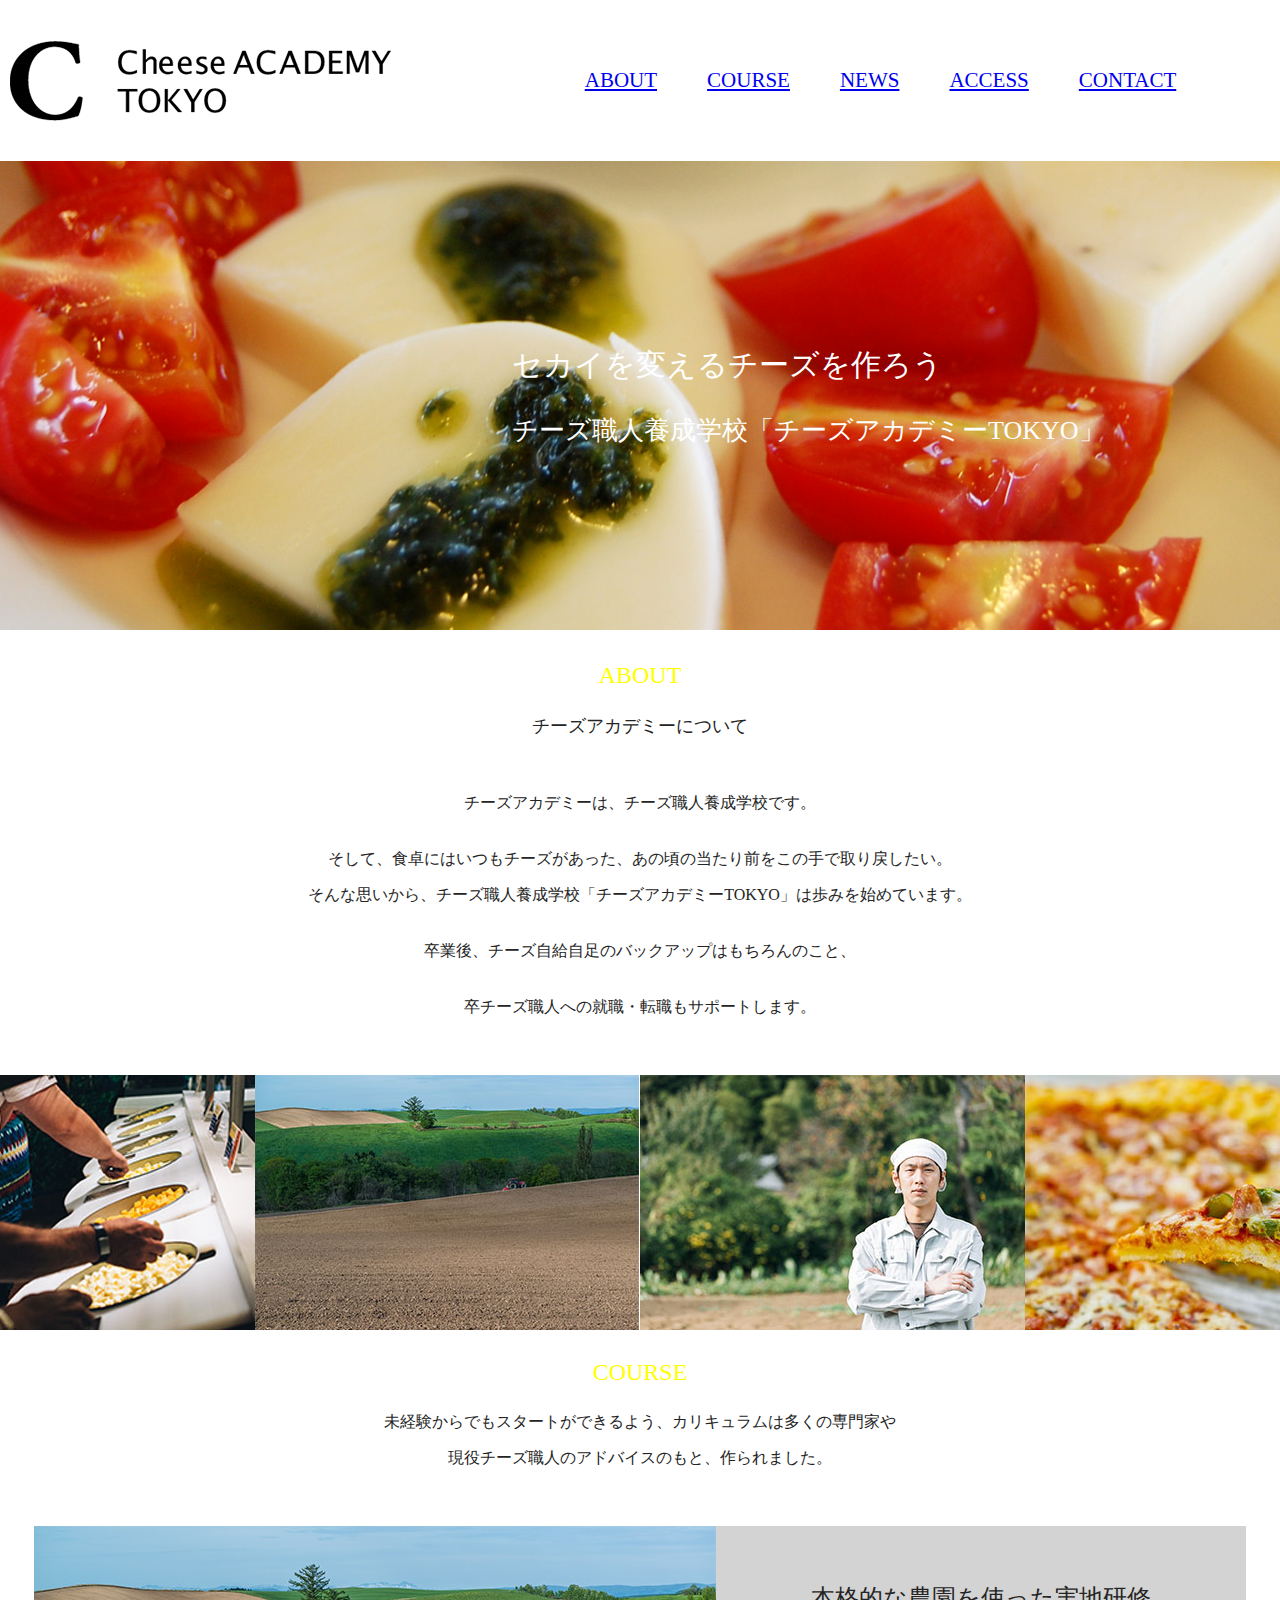
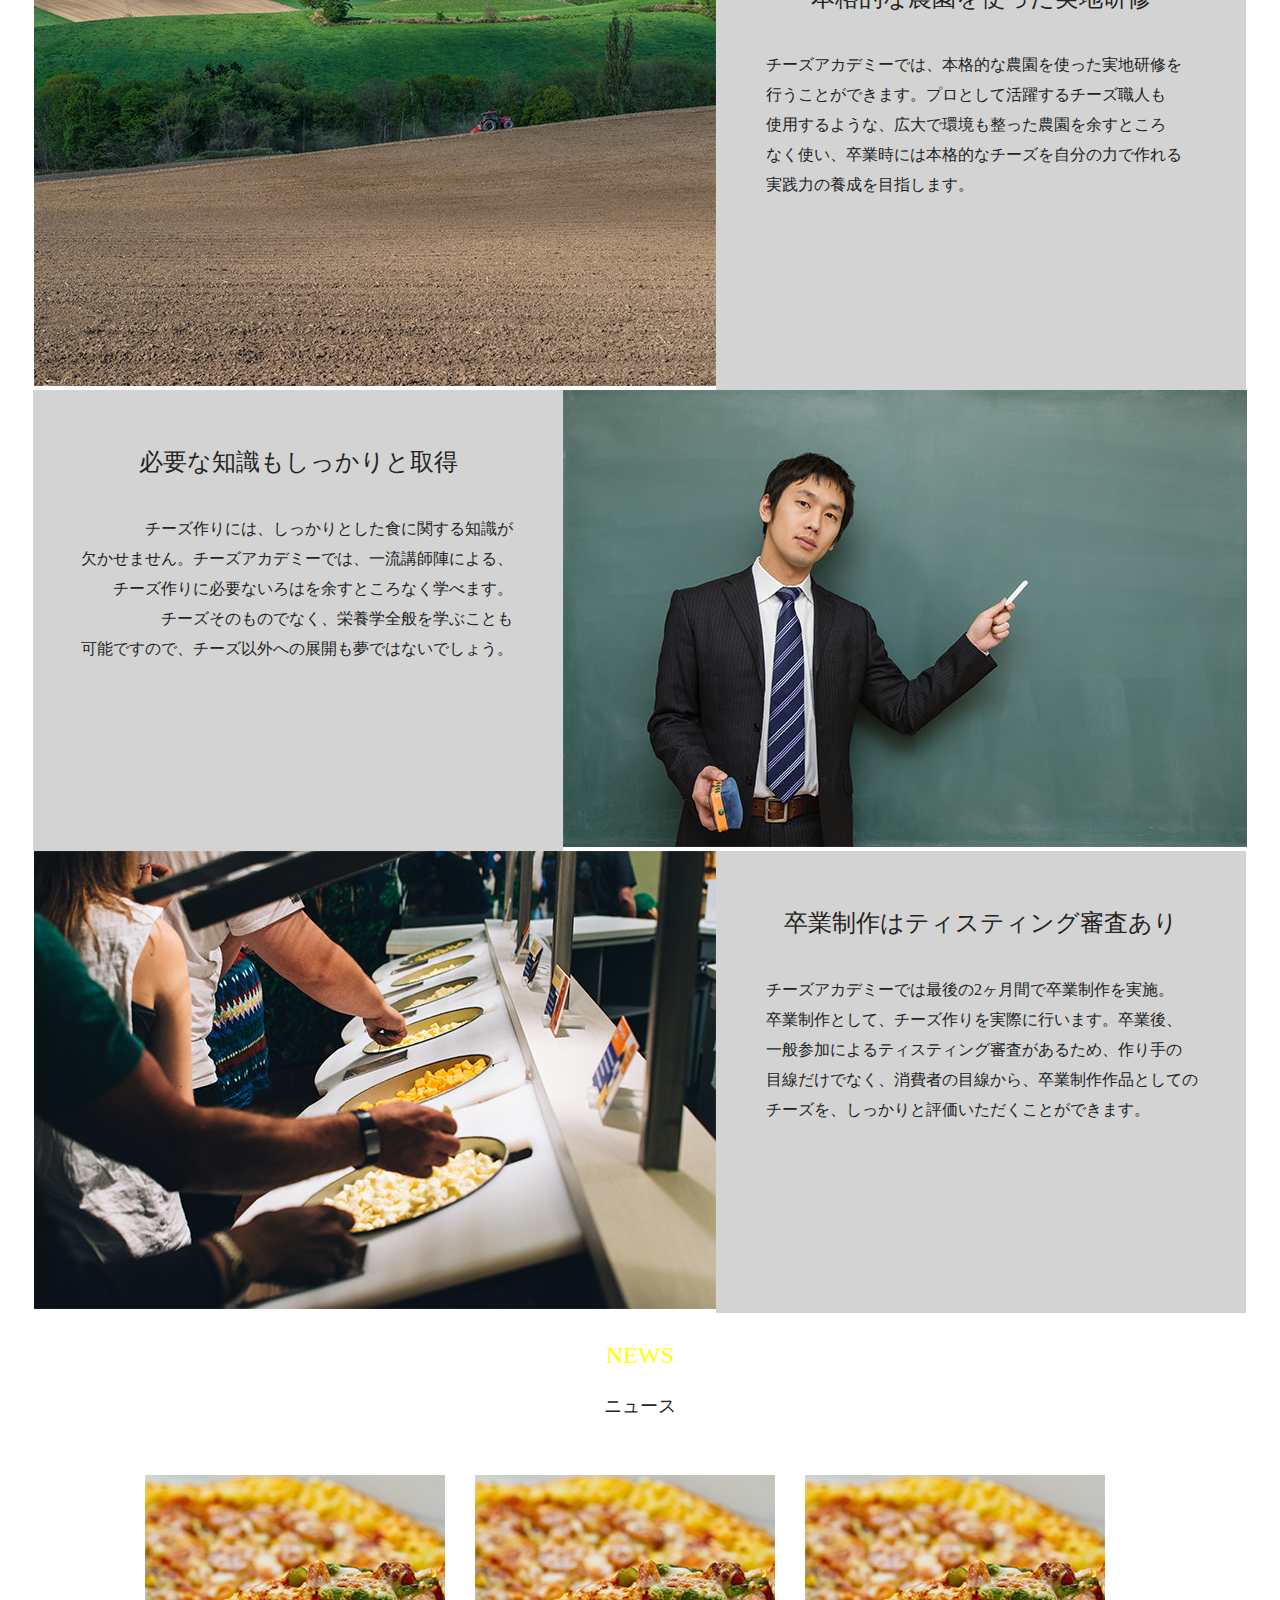
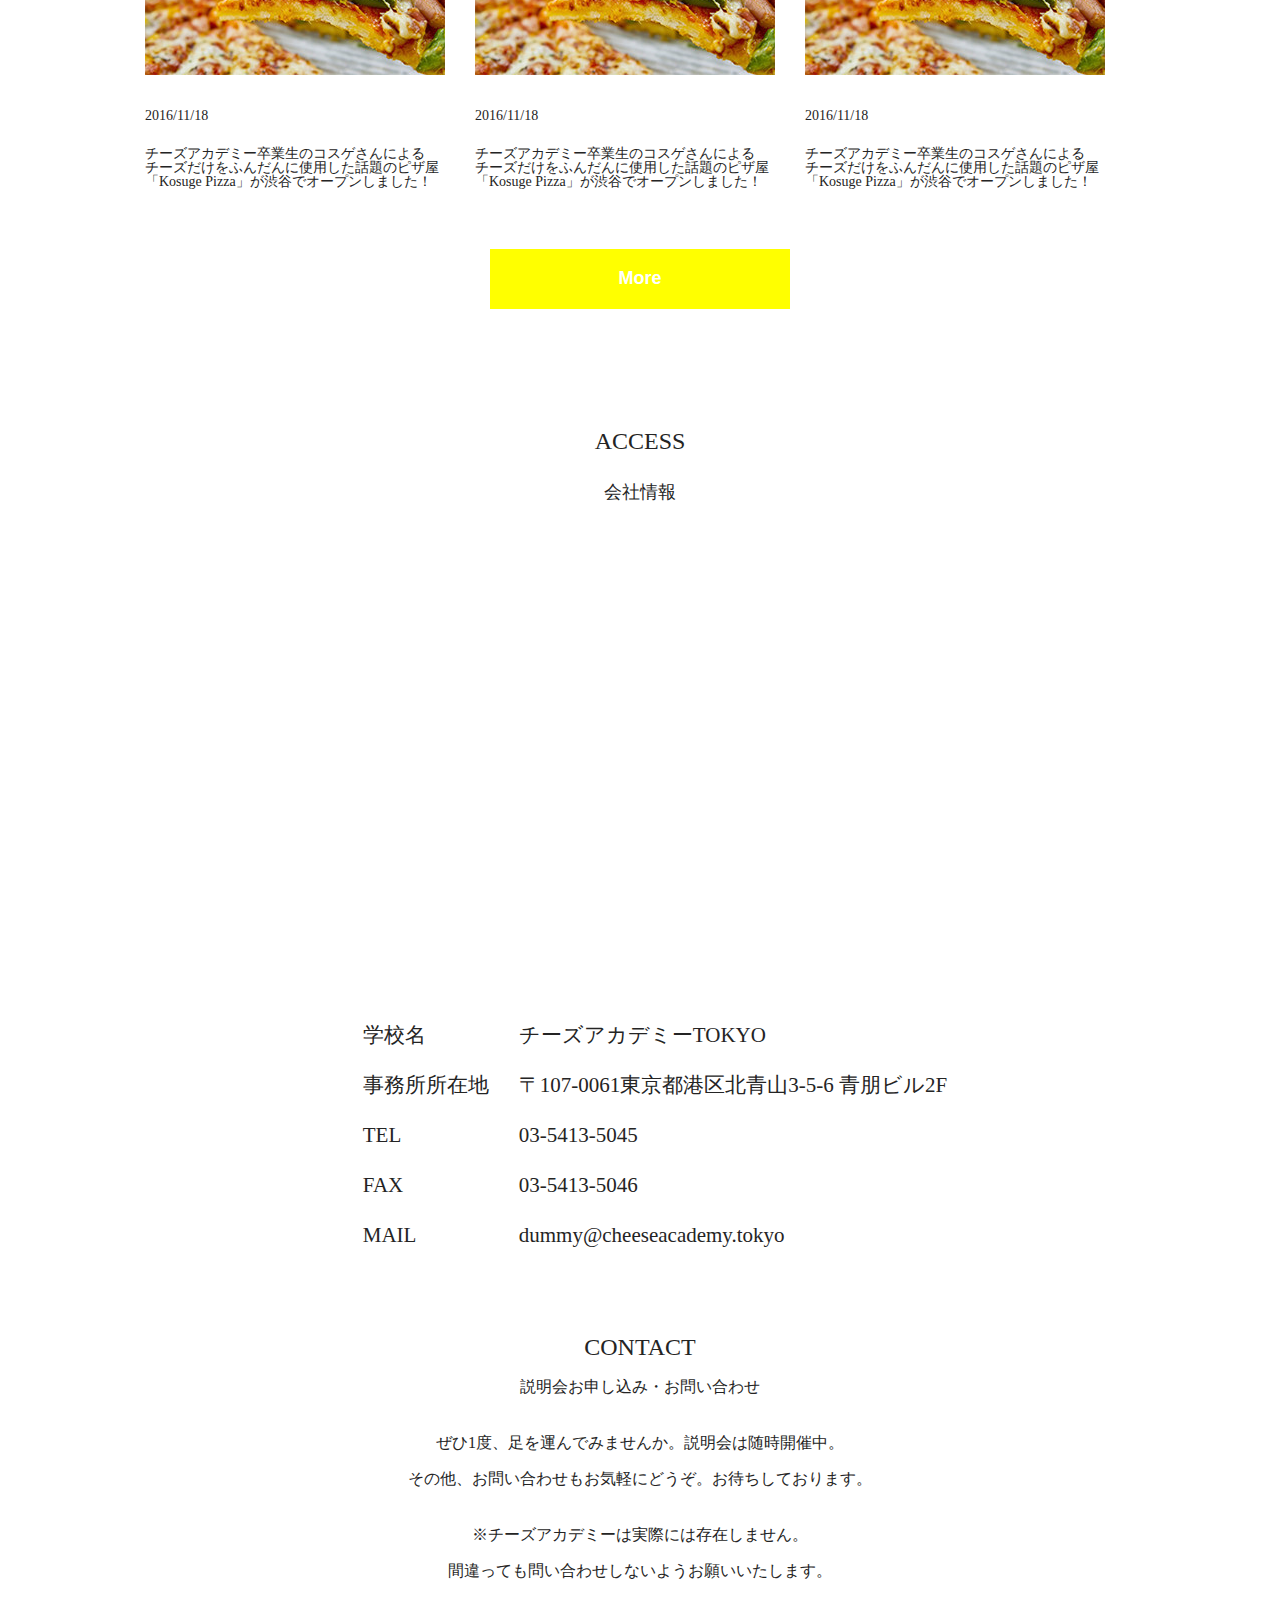
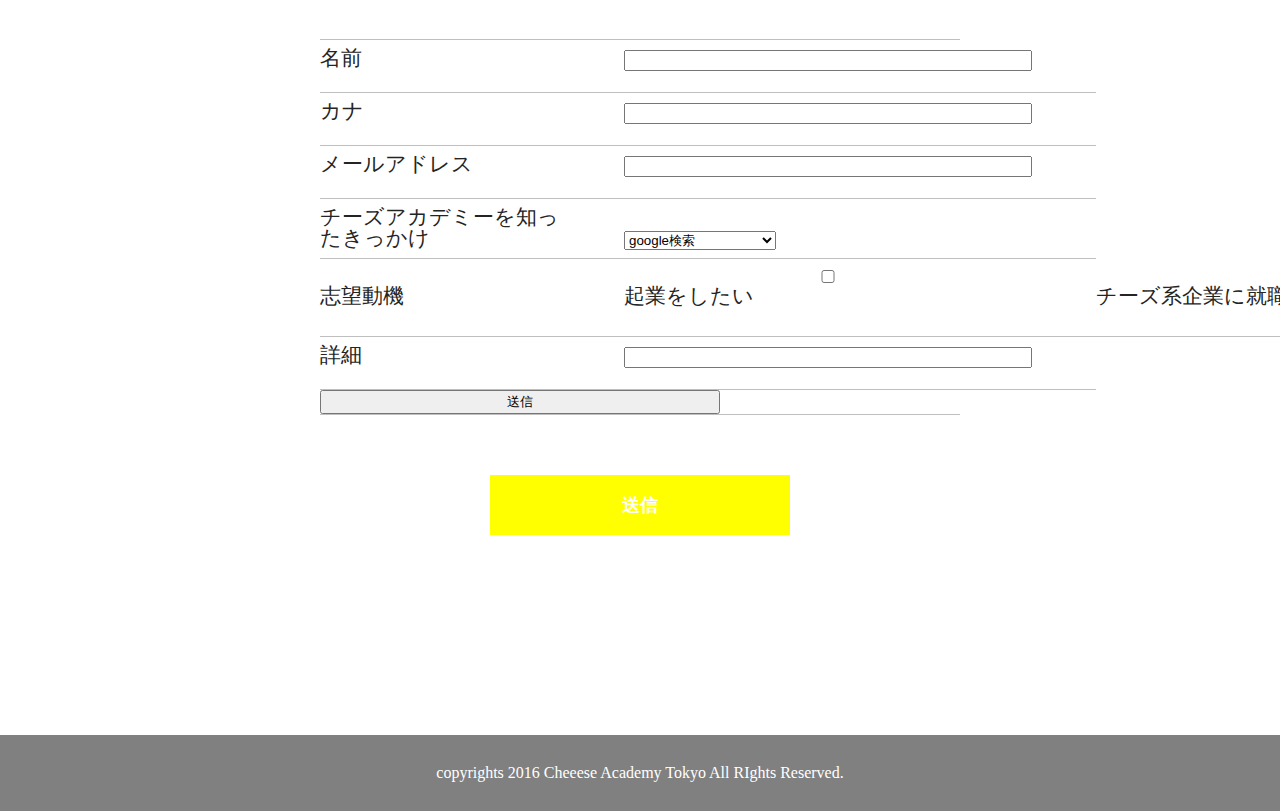
<file: html_name_00/index.html>
<!DOCTYPE html>
<html lang="ja">
<!-- 最初の設定は終わっています　必要な方は触ってください -->

<head>
  <meta charset="UTF-8">
  <meta name="viewport" content="width=device-width, initial-scale=1.0">
  <meta http-equiv="X-UA-Compatible" content="ie=edge">
  <title>チーズアカデミー</title>
  <link rel="stylesheet" href="css/reset.css">
  <link rel="stylesheet" href="css/style.css">
</head>
<!-- 最初の設定は終わっています　必要な方は触ってください -->

<body>
  <!-- この中に記述していく -->
  <!-- ここから下にコードを書く -->
    <header>
      <!-- <div class="img1"> -->
      <div class="headerimg"><img src="./img/header_logo.png" alt=""></div>
      <!-- </div >   -->
      <nav>
        <div class=pagelink><a href="#ABOUT">ABOUT</a> </div>
        <div class=pagelink><a href="#COURSE">COURSE</a></div> 
        <div class=pagelink><a href="#NEWS">NEWS</a> </div>
        <div class=pagelink><a href="#ACCESS">ACCESS</a> </div>
        <div class=pagelink><a href="#CONTACT">CONTACT</a></div>
      </nav>
    </header>

    <main>
      <!-- <section> -->
        <div class="topimg">
          <div class="topmessage1">セカイを変えるチーズを作ろう</div> 
          <div class="topmessage2"> チーズ職人養成学校「チーズアカデミーTOKYO」</div>
          <div class="img1">
            <img src="./img/mainbg.png" alt="">
          </div>
        </div>  
      <!-- </section> -->

      <section id="ABOUT">
        <div class="cards">
            <h1 class="yellowtitle">
              ABOUT
            </h1>
            <h2 class="japantitle">
              チーズアカデミーについて
            </h2>
        </div>
        <div class="cards">       
            <div>
              <h3 class="sentence1" >チーズアカデミーは、チーズ職人養成学校です。</h3>
            </div>
            <div>
              <h3 class="sentence2" >そして、食卓にはいつもチーズがあった、あの頃の当たり前をこの手で取り戻したい。</h3>
            </div>
            <div>
              <h3 class="sentence3" >そんな思いから、チーズ職人養成学校「チーズアカデミーTOKYO」は歩みを始めています。</h3>
            </div>
            <div>
              <h3 class="sentence4" >卒業後、チーズ自給自足のバックアップはもちろんのこと、</h3>
            </div>
            <div>
              <h3 class="sentence5" >卒チーズ職人への就職・転職もサポートします。</h3>
            </div>
        </div>

        <div class="slides">
          <!-- スライドショー機能を付ける -->
          <img src="./img/about_01.jpg" alt="">
          <img src="./img/about_02.jpg" alt="">
          <img src="./img/about_03.jpg" alt="">
          <img src="./img/about_04.jpg" alt="">

        </div>
      </div>

      <section id="COURSE">
        <div class="cards">
          <!-- 横全幅のメッセージ -->
          <div class="card-content">
            <div>
            <h1 class="yellowtitle">
              COURSE
            </h1>
         </div>
         <div class="card-content">
          <div>
              <h2 class="sentence6">
                未経験からでもスタートができるよう、カリキュラムは多くの専門家や
              </h2>
            </div>

              <h2 class="sentence7">
                現役チーズ職人のアドバイスのもと、作られました。
              </h2>
         
          </div>

          <!-- ブロック一つ目 -->
          <section class="twoarea">
            <div class="imgleft">
              <img src="./img/course_01.jpg" alt="">
            </div>
            <div class="container">
                <div class="titlebox"> 
                  <h1 class="entitle">
                  本格的な農園を使った実地研修
                  </h1>
                </div>
                <div class="boxcontent"> 
                    <h2>
                      <p>チーズアカデミーでは、本格的な農園を使った実地研修を</p>
                      <p>行うことができます。プロとして活躍するチーズ職人も</p>
                      <p>使用するような、広大で環境も整った農園を余すところ</p>
                      <p>なく使い、卒業時には本格的なチーズを自分の力で作れる</p>
                      <p>実践力の養成を目指します。</p>
                    </h2>
                </div>
            </div>
     
           </section>
          <!-- ブロック2つ目 -->
          <section class="twoarea">
            <div class="container2">
              <div class="entitle">              
                <h1>
                必要な知識もしっかりと取得
                </h1>
              </div>
              <div class="boxcontent2"> 
                <h2>
                  <p>チーズ作りには、しっかりとした食に関する知識が</p>
                  <p>欠かせません。チーズアカデミーでは、一流講師陣による、</p>
                  <p>チーズ作りに必要ないろはを余すところなく学べます。</p>
                  <p>チーズそのものでなく、栄養学全般を学ぶことも</p>
                  <p>可能ですので、チーズ以外への展開も夢ではないでしょう。</p>
                </h2>
              </div>

            </div>
            <figure class="imgleft">
              <img src="./img/course_02.jpg" alt="">
            </figure>  
          </div>
        </section>

          <!-- ブロック3つ目 -->
        <section class="twoarea">
          <figure class="imgleft">
            <img src="./img/course_03.jpg" alt="">
          </figure>  
          
          <div class="container">
            <div class="entitle">      
              <h1>
                卒業制作はティスティング審査あり
              </h1>
           </div>
           <div class="boxcontent"> 
              <h2>
                <p>チーズアカデミーでは最後の2ヶ月間で卒業制作を実施。</p>
                <p>卒業制作として、チーズ作りを実際に行います。卒業後、</p>
                <p>一般参加によるティスティング審査があるため、作り手の</p>
                <p>目線だけでなく、消費者の目線から、卒業制作作品としての</p>
                <p>チーズを、しっかりと評価いただくことができます。</p>
              </h2>
            </div>
          </div>


          </div>
        </section>

    <section  id="NEWS">
      <div>
        <h1  class="yellowtitle">
          NEWS
        </h1>
        <h2 class="japantitle">
          ニュース
        </h2>
        </div>
      <div>
        <div class="newsbox">

          <div class="newsbox1">
            <div class="newsimg">
              <img src="./img/news_img.jpg" alt="">
            </div>
            <div class="newscont">
              <h2>
                <p class="newsdate">2016/11/18</p> 
              </h2> 
              <h3>
                <p>チーズアカデミー卒業生のコスゲさんによる</p>
                <p>チーズだけをふんだんに使用した話題のピザ屋 </p>
                <p>「Kosuge Pizza」が渋谷でオープンしました！</p>
              </h3>
            </div>
          </div>

          <div class="newsbox1">
            <div class="newsimg">
              <img src="./img/news_img.jpg" alt="">
            </div>
            <div class="newscont">
              <h2>
                <p class="newsdate">2016/11/18</p> 
              </h2> 
              <h3>
                <p>チーズアカデミー卒業生のコスゲさんによる</p>
                <p>チーズだけをふんだんに使用した話題のピザ屋 </p>
                <p>「Kosuge Pizza」が渋谷でオープンしました！</p>
              </h3>
            </div>
          </div>

          <div class="newsbox1">
            <div class="newsimg">
              <img src="./img/news_img.jpg" alt="">
            </div>
            <div class="newscont">
              <h2>
                <p class="newsdate">2016/11/18</p> 
              </h2> 
              <h3>
                <p>チーズアカデミー卒業生のコスゲさんによる</p>
                <p>チーズだけをふんだんに使用した話題のピザ屋 </p>
                <p>「Kosuge Pizza」が渋谷でオープンしました！</p>
              </h3>
            </div>
          </div>
        </div>

      </section>
      <div class="btn">
      <button>
        More
      </button>
      </div>

      <section id="ACCESS">
        <div>
          <h1 class="entitle">
            ACCESS
          </h1>
          <div class="info">
          <h2 class="japantitle">
            会社情報
          </h2>
          </div>

          <!-- Mapを挿入 -->
          <iframe src="https://www.google.com/maps/embed?pb=!1m18!1m12!1m3!1d3241.3923459346047!2d139.71127647629098!3d35.667340130736115!2m3!1f0!2f0!3f0!3m2!1i1024!2i768!4f13.1!3m3!1m2!1s0x60188c9faa24a54b%3A0x58ba5c5f643c5f28!2sPORTAL%20POINT%20AOYAMA!5e0!3m2!1sja!2sru!4v1684692011156!5m2!1sja!2sru" width="100%" height="400" style="border:0;" allowfullscreen="" loading="lazy" referrerpolicy="no-referrer-when-downgrade" 
          width="100%">
          </iframe>

          <table class="table">
            <tr>
              <td class="tbleft">学校名</td>
              <td>チーズアカデミーTOKYO</td>
            </tr>
            <tr>
              <td class="tbleft">事務所所在地</td>
              <td>〒107-0061東京都港区北青山3-5-6 青朋ビル2F</td>
            </tr>
            <tr>
              <td class="tbleft">TEL</td>
              <td>03-5413-5045</td>
            </tr>
            <tr>
              <td class="tbleft">FAX</td>
              <td>03-5413-5046</td>
            </tr>
            <tr>
              <td class="tbleft">MAIL</td>
              <td>dummy@cheeseacademy.tokyo</td>
            </tr>           
         </table>  
        </div>

      </div>

      <section id="CONTACT">
        <div>
          <h1 class="entitle">
            CONTACT
          </h1>
          <h2 >
            <p class="sentence3">説明会お申し込み・お問い合わせ</p>
            <p class="sentence4">ぜひ1度、足を運んでみませんか。説明会は随時開催中。</p>
            <p class="sentence3">その他、お問い合わせもお気軽にどうぞ。お待ちしております。</p>
            <p class="sentence4">※チーズアカデミーは実際には存在しません。</p>
            <p class="sentence7">間違っても問い合わせしないようお願いいたします。</p>
          </h2>

        <div class="inputform">
          <form witdh="640px">
            <table  >
              <tr>
                <th>
                  <td><label for="namelabel">名前</label></td>
                  <td><input type="text" name="name" id="namelable"></td>
                </th>
              </tr>
              <tr>
                <th>
                  <td><label for="namelabel">カナ</label></td>
                  <td><input type="text" name="kana" id="kana"></td>
                </th>
              </tr>
              <tr>
                <th>
                  <td><label for="mail">メールアドレス</label></td>
                  <td><input type="email" name="mail" id="mail"></td>
                </th>
              </tr>
              <tr>
                <th>
                  <td><label for="namelabel">チーズアカデミーを知ったきっかけ</label></td>
                  <td>
                    <select name="kikkake" >
                      <option value="1">google検索</option>
                      <option value="2">SNS</option>
                      <option value="3">紹介</option>
                      <option value="4">たまたま通りかかった</option>
                      <option value="5">その他</option>
                    </select>
                  </td>
                </th>
              </tr>
              <tr>
                <th>
                  <td><label for="check1">志望動機</label></td>
                  <td class="reason"><input type="checkbox" name="reason" id="check1">起業をしたい</td>
                  <td><input type="checkbox" name="reason" id="check1">チーズ系企業に就職・転職したい</td>
                  <td><input type="checkbox" name="reason" id="check1">チーズと関わる仕事をしており、仕事に生かしたい</td>
                  <td><input type="checkbox" name="reason" id="check1">チーズの教養を身に着けたい</td>
                </th>
                <tr>
                  <th>
                    <td><label for="namelabel">詳細</label></td>
                    <td><input type="textarea" name="detail" id="kana"></td>
                  </th>
                </tr>
              </tr>
            </table>
              <input type="submit" value="送信">  

          </form>
        </div>

        <div class="btn">
        <button>
          送信
        </button>
        </div>
    </div>

    </main>
    <footer>
      copyrights 2016 Cheeese Academy Tokyo All RIghts Reserved.
    
    </footer>


  <!-- ここから上にコードを書く -->
  <!-- この中に記述していく -->
  <script src="https://code.jquery.com/jquery-3.2.1.min.js"></script>
  <script src="js/main.js"></script>
</body>

</html>
</file>
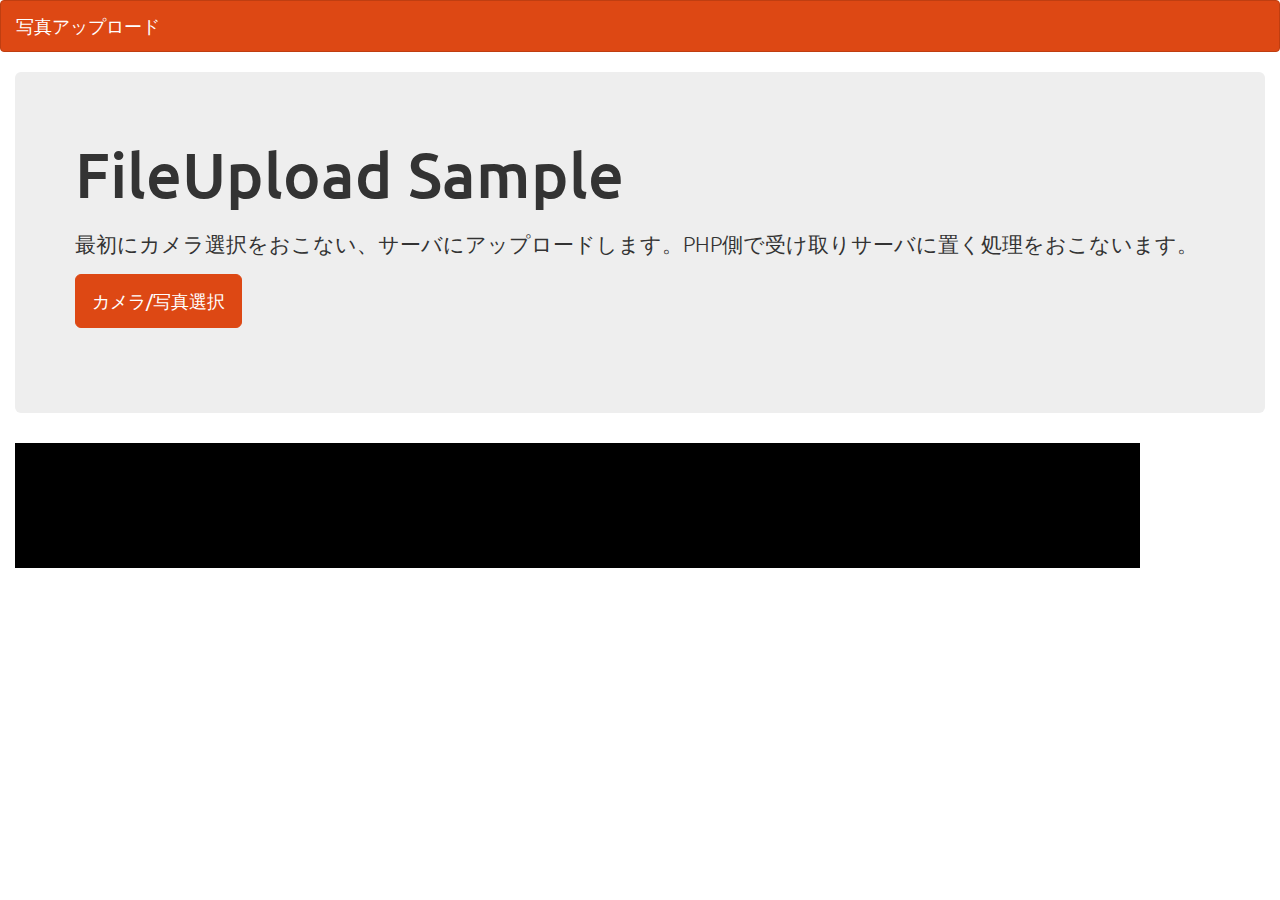
<file: finalproduct/fileupload_sample/index.html>
<!DOCTYPE html>
<html lang="ja">

<head>
    <meta charset="utf-8">
    <meta http-equiv="X-UA-Compatible" content="IE=edge">
    <meta name="viewport" content="width=device-width, initial-scale=1">
    <title>
    </title>
    <style>
        fieldset {
            border: 1px solid #666;
            padding: 3px;
        }
        
        #photarea {
            padding: 5%;
            width: 90%;
            background: black;
        }
        
        img {
            width: 100%
        }
        
        #upload_btn {
            display: none;
        }
    </style>
    <link href="css/bootstrap.min.css" rel="stylesheet">
</head>

<body id="main">

    <!-- ヘッダー -->
    <header>
        <nav class="navbar navbar-default">
            <div class="container-fluid">
                <div class="navbar-header"><a class="navbar-brand" href="file_view.php">写真アップロード</a></div>
            </div>
        </nav>
    </header>
    <!-- ヘッダー -->

    <!-- コンテンツ -->
    <div class="container-fluid">
        <div class="jumbotron">
            <h1>FileUpload Sample</h1>
            <h2></h2>
            <p>最初にカメラ選択をおこない、サーバにアップロードします。PHP側で受け取りサーバに置く処理をおこないます。</p>
            <p><a href="#" id="select_btn" class="btn btn-primary btn-lg">カメラ/写真選択</a></p>
            <form method="post" action="fileupload.php" enctype="multipart/form-data">
                <input type="file" accept="image/*" capture="camera" id="image_file" value="" name="upfile" style="opacity:0;">
                <input type="submit" id="upload_btn" class="btn btn-success btn-lg" value="Fileアップロード">
            </form>
        </div>
        <div id="photarea">
            <!-- ここにPHPの変数を記述 -->
        </div>
    </div>
    <!-- コンテンツ -->

    <script src="js/jquery-2.1.3.min.js"></script>
    <script src="js/bootstrap.min.js"></script>
    <script>
        //非表示のinput type="file"をクリック
        $("#select_btn").on("click", function() {
            $("#image_file").trigger("click");
        });

        //File選択したら”Fileアップロード”ボタンを表示
        $("#image_file").on("change", function() {
            var file = $("#image_file").get(0).files[0];
            if (file.size / 1024 > 500) {
                alert("OVER");
                return false;
            } else {
                console.log("OK");
            }
            $("#upload_btn").show();
        });
    </script>
</body>

</html>
</file>
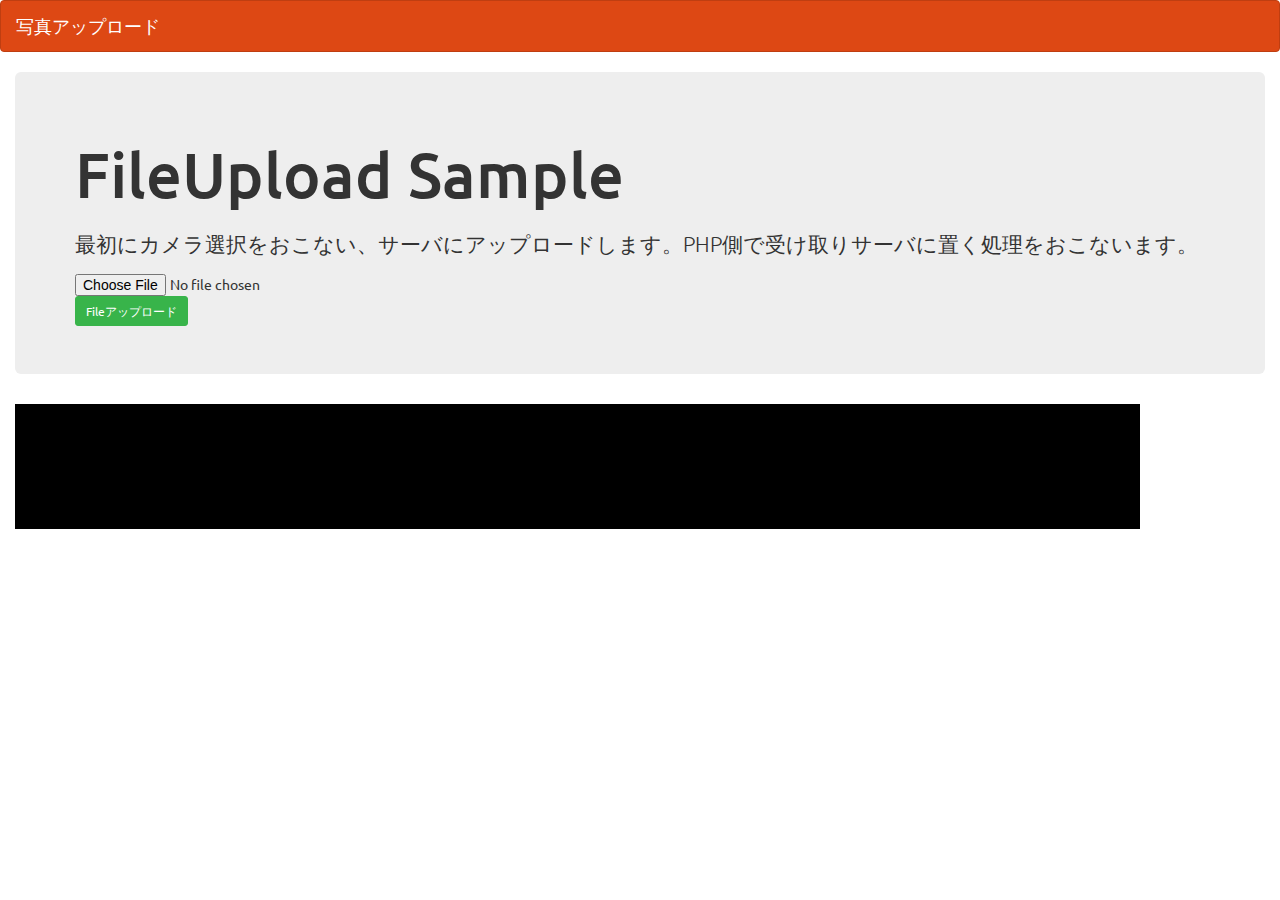
<file: finalproduct/fileupload_sample_func/index.html>
<!DOCTYPE html>
<html lang="ja">

<head>
    <meta charset="utf-8">
    <meta http-equiv="X-UA-Compatible" content="IE=edge">
    <meta name="viewport" content="width=device-width, initial-scale=1">
    <title>アップロード画面サンプル</title>
    <title>
    </title>
    <style>
        fieldset {
            border: 1px solid #666;
            padding: 3px;
        }

        #photarea {
            padding: 5%;
            width: 90%;
            background: black;
        }

        img {
            width: 100%
        }

        #upload_btn {
            display: none;
        }
    </style>
    <link href="css/bootstrap.min.css" rel="stylesheet">
</head>

<body id="main">

    <!-- ヘッダー -->
    <header>
        <nav class="navbar navbar-default">
            <div class="container-fluid">
                <div class="navbar-header"><a class="navbar-brand" href="file_view.php">写真アップロード</a></div>
            </div>
        </nav>
    </header>
    <!-- ヘッダー -->

    <!-- コンテンツ -->
    <div class="container-fluid">
        <div class="jumbotron">
            <h1>FileUpload Sample</h1>
            <h2></h2>
            <p>最初にカメラ選択をおこない、サーバにアップロードします。PHP側で受け取りサーバに置く処理をおこないます。</p>
            <form method="post" action="fileupload.php" enctype="multipart/form-data">
                <input type="file" name="upfile">
                <input type="submit" class="btn btn-success btn-sm" value="Fileアップロード">
            </form>
        </div>
        <div id="photarea">
            <!-- ここにPHPの変数を記述 -->
        </div>
    </div>
    <!-- コンテンツ -->

    <script src="js/jquery-2.1.3.min.js"></script>
    <script src="js/bootstrap.min.js"></script>

</body>

</html>
</file>
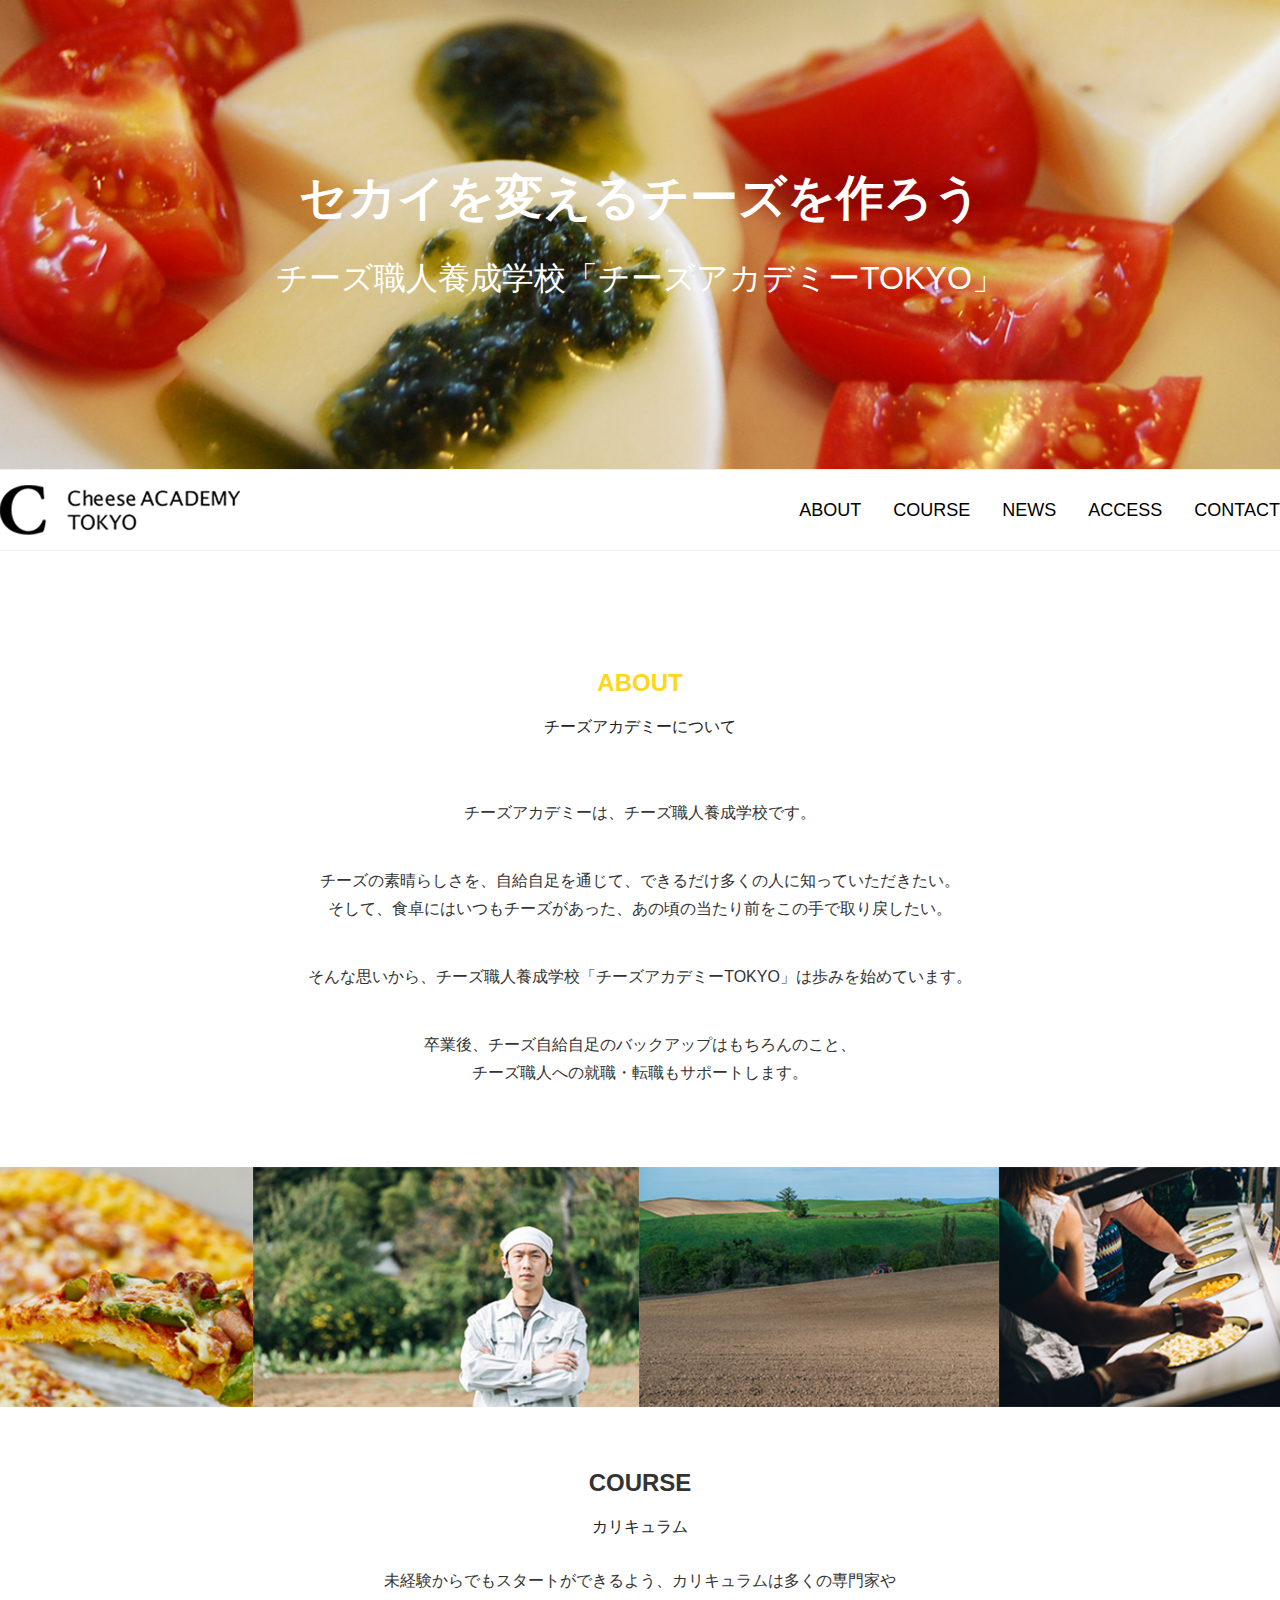
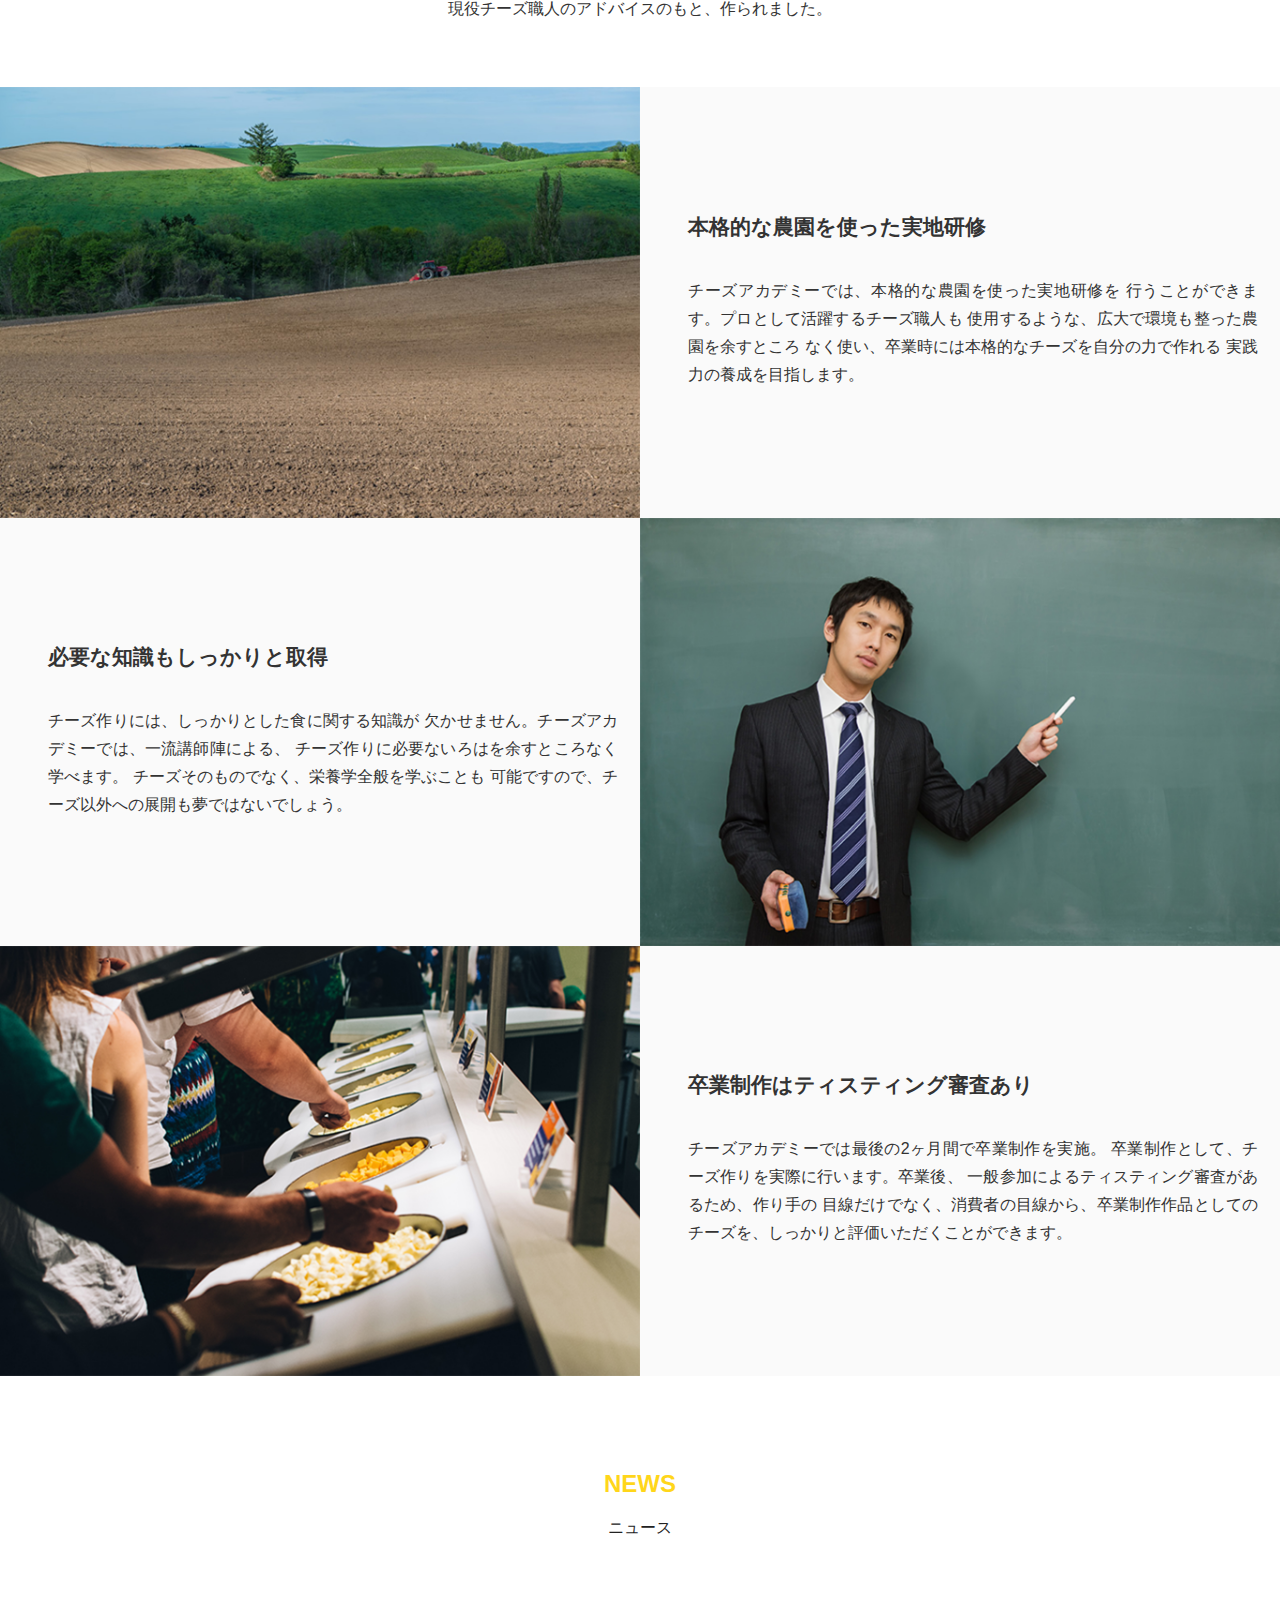
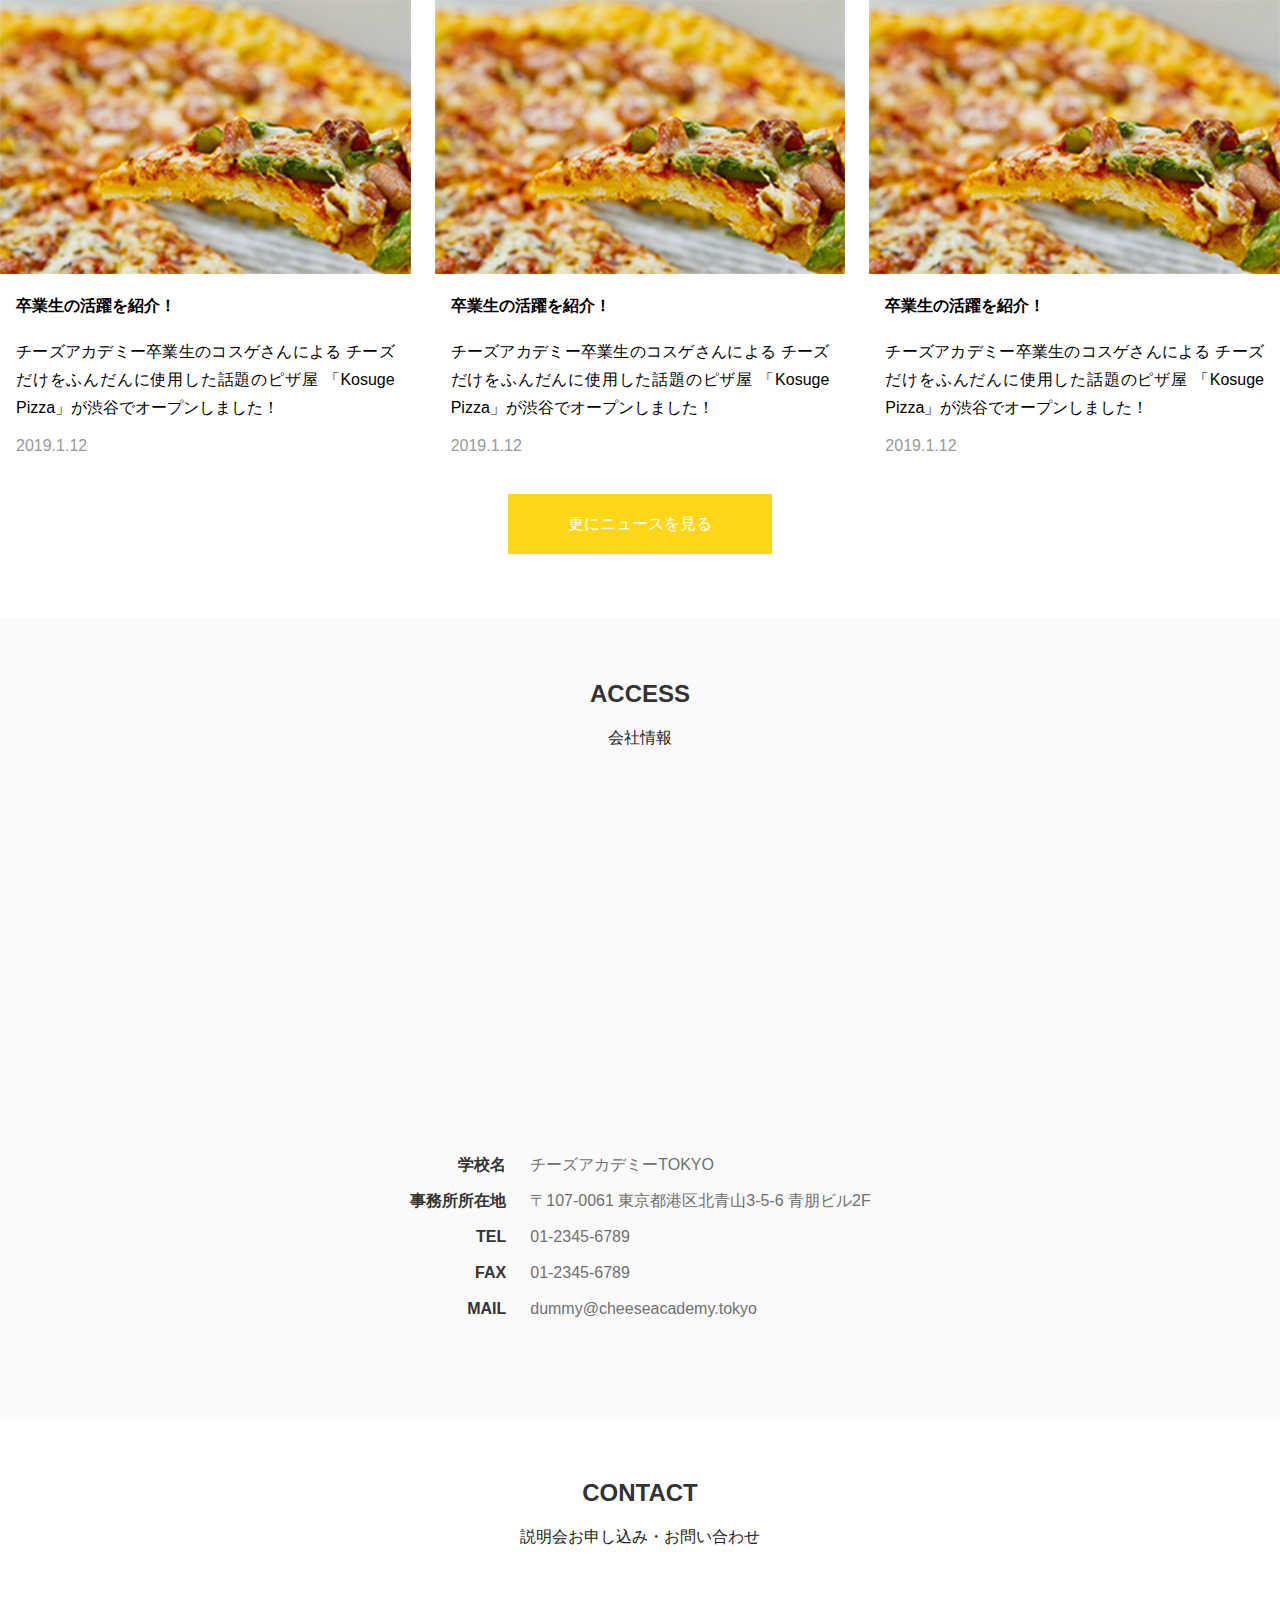
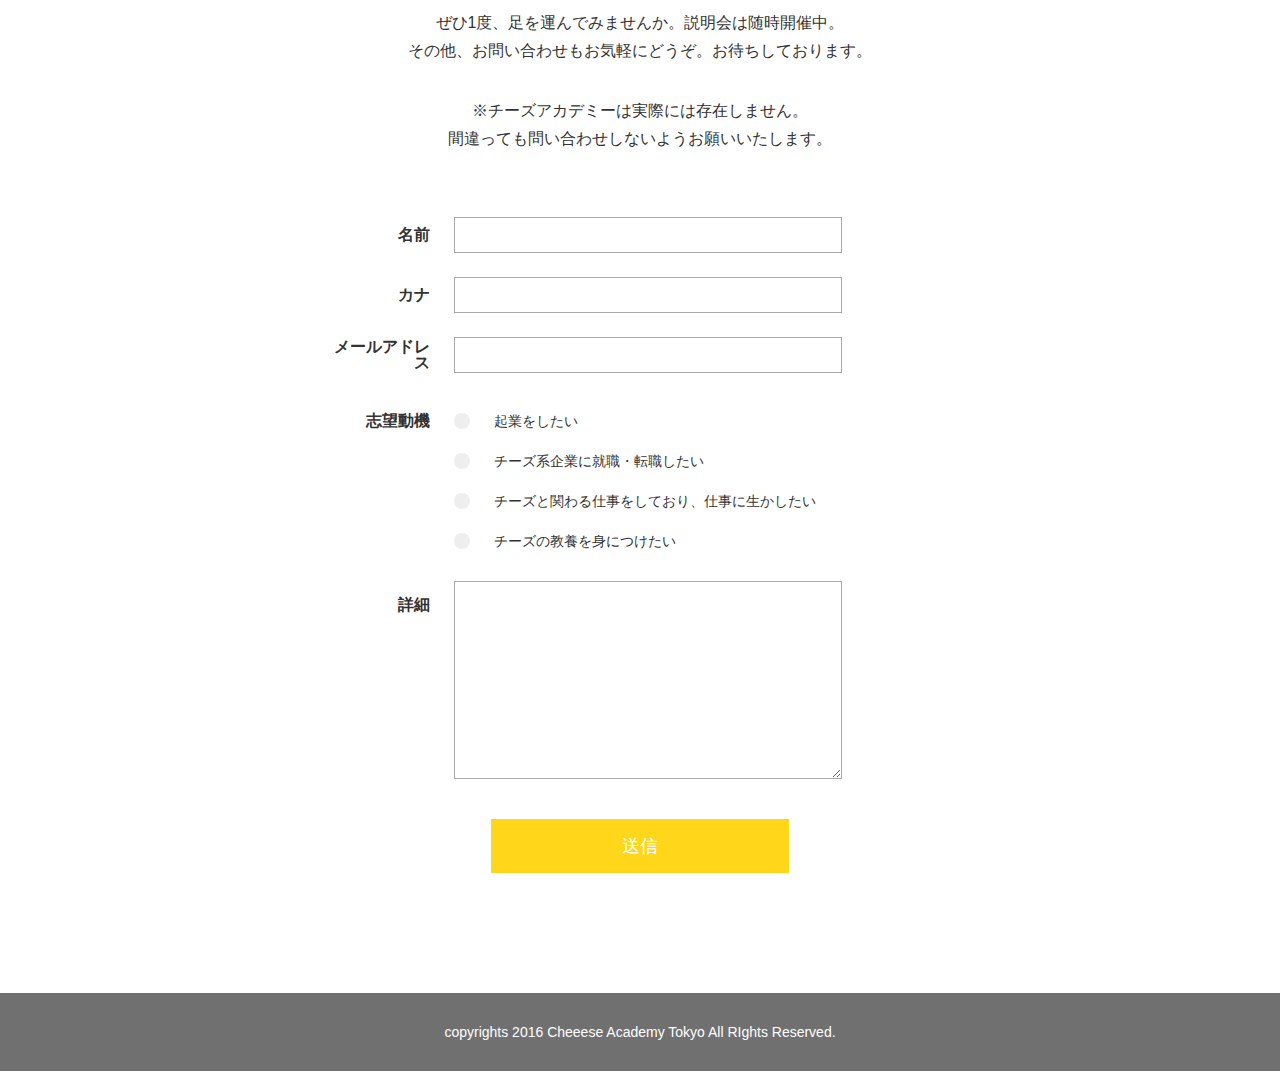
<file: 作成例/cheese-example/index.html>
<!DOCTYPE html>
<html lang="ja">
<head>
	<meta charset="UTF-8">
	<meta name="viewport" content="width=device-width">
	<title>チーズアカデミーTOKYO</title>
	<link rel="stylesheet" href="https://cdnjs.cloudflare.com/ajax/libs/font-awesome/4.7.0/css/font-awesome.min.css">
	<link rel="stylesheet" href="css/reset.css">
	<link rel="stylesheet" href="css/style.css">
</head>
<body>

<!--header-->
<header class="header">

	<!-- main visual -->
	<div class="main-visual">
		<h1 class="site-title">セカイを変えるチーズを作ろう
		<span class="site-title__sub">チーズ職人養成学校「チーズアカデミーTOKYO」</span></h1>
		<img src="images/header/hero_img.jpg" alt="チーズの画像">
	</div>

	<div class="header-above">
		<div class="wrapper header-inner">
			<p class="logo logo-header"><a href="#"><img src="images/header/header_logo.png" alt="Cheese Academy Tokyo"></a></p>
			<button class="btn btn-mobileMenu">Menu</button>
			<nav class="nav-outer">
				<ul class="nav clearfix">
					<li class="nav-item"><a href="#about">About</a></li>
					<li class="nav-item"><a href="#course">Course</a></li>
					<li class="nav-item"><a href="#news">News</a></li>
					<li class="nav-item"><a href="#access">Access</a></li>
					<li class="nav-item"><a href="#contact">Contact</a></li>
				</ul>
			</nav>
		</div>
	</div>

</header>
<!--//header-->

<!--about-->
<section id="about">
	<div class="layout-about">
		<h2 class="section-title section-title__yellow">About<span class="section-title__ja">チーズアカデミーについて</span></h2>
		<div class="section-sentence">
			<p class="section-paragraph">チーズアカデミーは、チーズ職人養成学校です。</p>
			<p class="section-paragraph">チーズの素晴らしさを、自給自足を通じて、できるだけ多くの人に知っていただきたい。<br>
		そして、食卓にはいつもチーズがあった、あの頃の当たり前をこの手で取り戻したい。</p>
			<p class="section-paragraph">そんな思いから、チーズ職人養成学校「チーズアカデミーTOKYO」は歩みを始めています。</p>
			<p class="section-paragraph">卒業後、チーズ自給自足のバックアップはもちろんのこと、<br>
		チーズ職人への就職・転職もサポートします。</p>
		</div>
	</div>
	<div>
		<img src="images/about/about_img.jpg" alt="チーズアカデミーの学校の様々な様子">
	</div>
</section>
<!--// about-->

<!--course-->
<section id="course">
	<div class="layout-course">
		<h2 class="section-title section-title__modifier-primary">Course<span class="section-title__ja">カリキュラム</span></h2>
		<p class="text-center section-paragraph">未経験からでもスタートができるよう、カリキュラムは多くの専門家や<br>
現役チーズ職人のアドバイスのもと、作られました。</p>
	</div>

	<div class="bg-gray">
		<section id="course01">
			<div class="course-box">
				<div class="course-box__info">
					<div class="course-box__inner">
						<h3 class="course-box__title">本格的な農園を使った実地研修</h3>
						<p class="course-box__paragraph">チーズアカデミーでは、本格的な農園を使った実地研修を
			行うことができます。プロとして活躍するチーズ職人も
			使用するような、広大で環境も整った農園を余すところ
			なく使い、卒業時には本格的なチーズを自分の力で作れる
						実践力の養成を目指します。</p>
					</div>
				</div>
				<div class="course-box__img"><img src="images/course/course_01.jpg" alt="チーズアカデミーで使用されている農園"></div>
			</div>
		</section>

		<!--	-->
		<section id="course02">
			<div class="course-box course-box__reverse">
				<div class="course-box__info course-box__info-reverse">
					<div class="course-box__inner">
						<h3 class="course-box__title">必要な知識もしっかりと取得</h3>
						<p class="course-box__paragraph">チーズ作りには、しっかりとした食に関する知識が
				欠かせません。チーズアカデミーでは、一流講師陣による、
				チーズ作りに必要ないろはを余すところなく学べます。
				チーズそのものでなく、栄養学全般を学ぶことも
				可能ですので、チーズ以外への展開も夢ではないでしょう。</p>
					</div>
				</div>
				<p class="course-box__img"><img src="images/course/course_02.jpg" alt="チーズアカデミーの講師陣"></p>
			</div>
		</section>

		<!--	-->
		<section id="course03">
			<div class="course-box">
				<div class="course-box__info">
					<div class="course-box__inner">
						<h3 class="course-box__title">卒業制作はティスティング審査あり</h3>
						<p class="course-box__paragraph">チーズアカデミーでは最後の2ヶ月間で卒業制作を実施。
				卒業制作として、チーズ作りを実際に行います。卒業後、
				一般参加によるティスティング審査があるため、作り手の
				目線だけでなく、消費者の目線から、卒業制作作品としての
				チーズを、しっかりと評価いただくことができます。</p>
						</div>
					</div>
				<p class="course-box__img"><img src="images/course/course_03.jpg" alt="チーズアカデミーでは"></p>
			</div>
		</section>
	</div>
</section>
<!--//course-->

<!--news-->
<section id="news">
	<div class="layout-news">
		<h2 class="section-title section-title__yellow">News <span class="section-title__ja">ニュース</span></h2>
		<div class="wrapper">
			<ul class="news-list">
				<li class="news-list__item">
					<a href="#">
						<p class="news-list__thumb"><img src="images/news/news_img.jpg" alt="ピザの画像"></p>
						<div class="news-list__excerpt">
							<h3 class="news-list__title">卒業生の活躍を紹介！</h3>
							<p class="news-list__detail">チーズアカデミー卒業生のコスゲさんによる
		チーズだけをふんだんに使用した話題のピザ屋
		「Kosuge Pizza」が渋谷でオープンしました！</p>
							<p class="news-list__date">2019.1.12</p>
						</div>
					</a>
				</li>
				<li class="news-list__item">
					<a href="#">
						<p class="news-list__thumb"><img src="images/news/news_img.jpg" alt="ピザの画像"></p>
						<div class="news-list__excerpt">
							<h3 class="news-list__title">卒業生の活躍を紹介！</h3>
							<p class="news-list__detail">チーズアカデミー卒業生のコスゲさんによる
		チーズだけをふんだんに使用した話題のピザ屋
		「Kosuge Pizza」が渋谷でオープンしました！</p>
		<p class="news-list__date">2019.1.12</p>

						</div>
					</a>
				</li>
				<li class="news-list__item">
					<a href="#">
						<p class="news-list__thumb"><img src="images/news/news_img.jpg" alt="ピザの画像"></p>
						<div class="news-list__excerpt">
							<h3 class="news-list__title">卒業生の活躍を紹介！</h3>
							<p class="news-list__detail">チーズアカデミー卒業生のコスゲさんによる
		チーズだけをふんだんに使用した話題のピザ屋
		「Kosuge Pizza」が渋谷でオープンしました！</p>
							<p class="news-list__date">2019.1.12</p>
						</div>
					</a>
				</li>
			</ul>
		</div>
		<a href="#" class="btn">更にニュースを見る</a>
	</div>
</section>
<!--//news-->

<!--access-->
<section id="access">
	<div class="bg-gray layout-access">
		<h2 class="section-title section-title__modifier-secondary">Access<span class="section-title__ja">会社情報</span></h2>
		<div class="maps-outer">
			<iframe src="https://www.google.com/maps/embed?pb=!1m14!1m12!1m3!1d3241.3949425153282!2d139.71155615086005!3d35.66727618010039!2m3!1f0!2f0!3f0!3m2!1i1024!2i768!4f13.1!5e0!3m2!1sja!2sjp!4v1479489504050" width="1366" height="300" frameborder="0" style="border:0" allowfullscreen class="maps"></iframe>
		</div>

		<div class="access">
			<div class="access-list">
				<dl class="access-list__item">
					<dt class="access-list__item-title">学校名</dt>
					<dd class="access-list__item-detail"> チーズアカデミーTOKYO</dd>
				</dl>
				<dl class="access-list__item">
					<dt class="access-list__item-title">事務所所在地</dt>
					<dd class="access-list__item-detail">〒107-0061 東京都港区北青山3-5-6 
					青朋ビル2F</dd>
				</dl>
				<dl class="access-list__item">
					<dt class="access-list__item-title">TEL</dt>
					<dd class="access-list__item-detail"><a href="tel:0123456789">01-2345-6789</a></dd>
				</dl>
				<dl class="access-list__item">
					<dt class="access-list__item-title">FAX</dt>
					<dd class="access-list__item-detail">01-2345-6789</dd>
				</dl>
				<dl class="access-list__item">
					<dt class="access-list__item-title">MAIL</dt>
					<dd class="access-list__item-detail"><a href="mailto:dummy@cheeseacademy.tokyo">dummy@cheeseacademy.tokyo</a></dd>
				</dl>
			</div>
		</div>
	</div>
</section>
<!--//access-->

<!--contact-->
<section id="contact">
 <div class="layout-contact">
	<h2 class="section-title section-title__modifer-thirdy">Contact <span class="section-title__ja">説明会お申し込み・お問い合わせ</span></h2>
	<div class="section-sentence sentence-lead">
		<p class="section-paragraph section-paragraph__lite">ぜひ1度、足を運んでみませんか。説明会は随時開催中。<br>
	その他、お問い合わせもお気軽にどうぞ。お待ちしております。</p>

	<p class="section-paragraph">※チーズアカデミーは実際には存在しません。<br>
	間違っても問い合わせしないようお願いいたします。</p>
	</div>

	<form action="" class="wrapper">
		<div class="form">
			<div class="form-list">
				<dl class="form-item">
					<dt for="name" class="form-label">名前</dt>
					<dd class="form-detail"><input type="text" name="name" id="name" class="form-parts"></dd>
				</dl>
				<dl class="form-item">
					<dt for="kana" class="form-label">カナ</dt>
					<dd class="form-detail"><input type="text" name="kana" class="form-parts"></dd>
				</dl>
				<dl class="form-item">
					<dt for="email" class="form-label">メールアドレス</dt>
					<dd class="form-detail"><input type="text" name="email" class="form-parts"></dd>
				</dl>
				<dl class="form-item form-item__radio">
					<dt for="motivate" class="form-label">志望動機</dt>
					<dd class="form-detail">
						<ul class="form-choose">
							<li><label for="company"><input type="radio" name="reason" id="company" class="form-radio">起業をしたい</label></li>
							<li><label for="jobchange"><input type="radio" name="reason" id="jobchange" class="form-radio">チーズ系企業に就職・転職したい</label></li>
							<li><label for="stepup"><input type="radio" name="reason" id="stepup" class="form-radio">チーズと関わる仕事をしており、仕事に生かしたい</label></li>
							<li><label for="knowledge"><input type="radio" name="reason" id="knowledge" class="form-radio">チーズの教養を身につけたい</label></li>
						</ul>
					</dd>
				</dl>
				<dl class="form-item form-item__textarea">
					<dt for="detail" class="form-label form-label__textarea">詳細</dt>
					<dd class="form-detail">
						<textarea name="detail" id="detail" cols="30" rows="10" class="form-parts form-parts__textarea"></textarea>
					</dd>
				</dl>
			</div>
		</div>
		<input type="submit" value="送信" class="btn btn-submit">
	</form>
	</div>
</section>
<!--// contact-->

<!--footer-->
<footer class="footer text-center">
	<div class="wrapper">
		<small class="copyrights">copyrights 2016 Cheeese Academy Tokyo All RIghts Reserved.
		</small>
	</div>
</footer>
<!--// footer-->

</body>
</html>
</file>
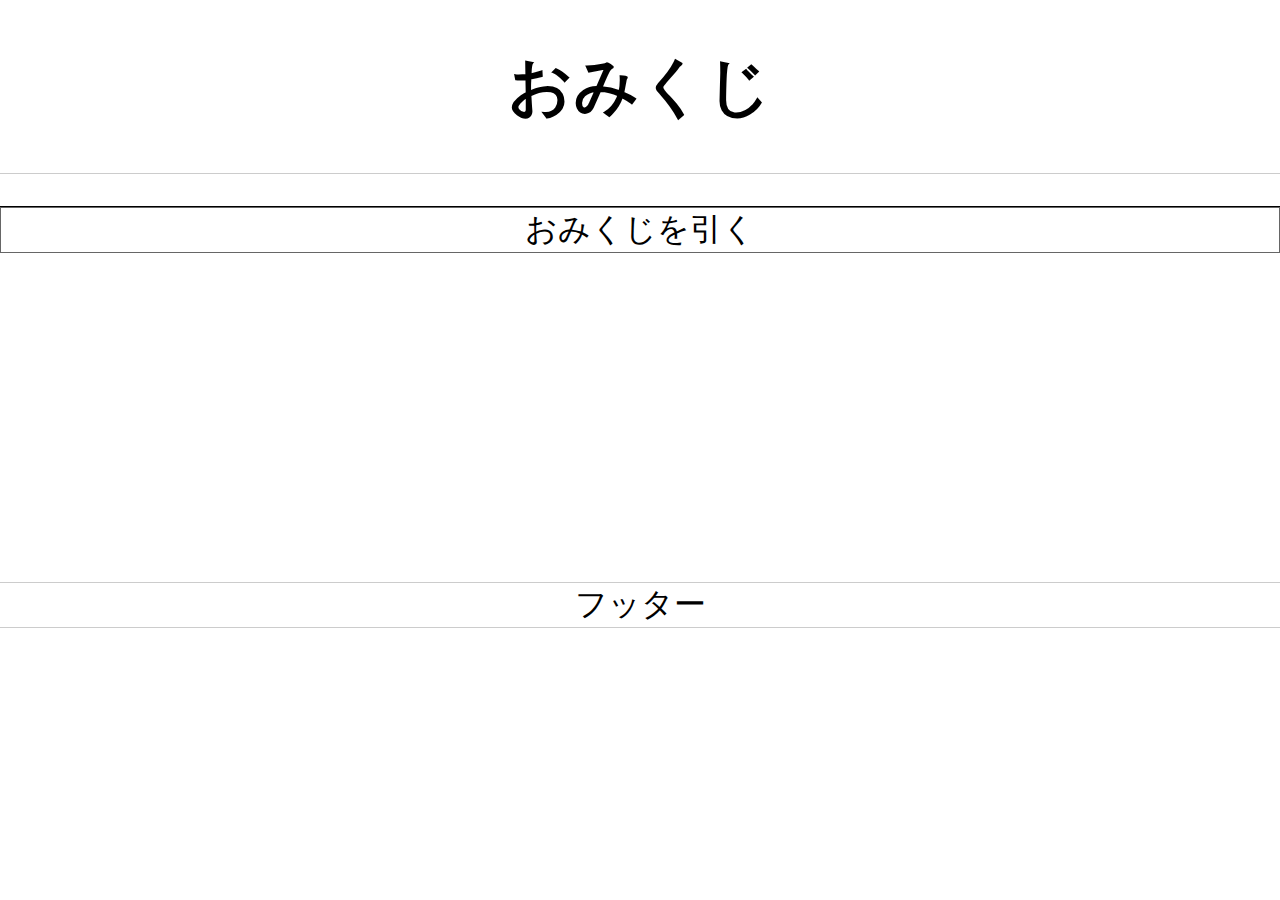
<file: 0529 kadai_janken/omikuji_tpl.html>
<!DOCTYPE html>
<html>
<head>
<meta charset="utf-8">
<meta name="viewport" content="width=device-width">
<script src="js/jquery-2.1.3.min.js"></script>
<link rel="stylesheet" href="css/sample.css">
<title>おみくじ</title>
</head>
<body>

<header>
    <h1>おみくじ</h1>
</header>

<main>
    <ul>
        <li id="pull">おみくじを引く</li>
    </ul>
    <p id="echo"></p>
</main>

<footer>フッター</footer>
<script>






</script>
</body>
</html>
</file>
<file: html_name_00/css/style.css>
/* ここから下に記載していく */
body {
    color: #242424;
    height: 100%;
    background-color:white;
}

section{
    justify-content: center;;margin:0px;padding: 0px;font-size: 21px;
}
/* headerの文法 */
header{
    background-color: white;
    display: flex;margin: auto;max-width: 100%;padding: 10px;
    justify-content: space-between;font-size: 21px;
}
nav{
    display: flex; background-color: white;margin: auto;max-width: 60%;padding:10px;
    justify-content: space-between;
}
.headerimg{
    display: flex; margin: auto 100px auto 0px;
}
.pagelink{
     margin: 50px 25px; 
}
/* 冒頭画像 */
.topimg{
     position: relative;max-width: 100%;
}

.img1 img{width: 100%;height: auto;}


.topmessage1{
    position:absolute;
    top: 40%;
    left: 40%;
    font-size: 30px;
    color: white;
}
.topmessage2{
    position: absolute;
    margin-top: 30px;
    left: 40%;
    bottom: 40%;
    font-size: 26px;
    color: white;
}

/* タイトル・文章 */
.cards{
    justify-content: center;margin:0px;padding: 0px;font-size: 21px;width:full;
}
.japantitle{
    display: flex; justify-content: center;font-size: 18px;
}
.entitle{
    display: flex; justify-content: center;margin-top: 60px; font-size: 24px;
}
.yellowtitle{
    display: flex; justify-content: center;margin:30px;padding: 0px;font-size: 24px;color: yellow;
}
.sentence1{
    display: flex; justify-content: center;margin-top: 60px;padding: 0px;font-size: 16px;width:full;
}
.sentence2{
    display: flex; justify-content: center;margin-top: 40px;padding: 0px;font-size: 16px;width:full;
}
.sentence3{
    display: flex; justify-content: center;margin-top: 20px;padding: 0px;font-size: 16px;width:full;
}
.sentence4{
    display: flex; justify-content: center;margin-top: 40px;padding: 0px;font-size: 16px;width:full;
}
.sentence5{
    display: flex; justify-content: center;margin-top: 40px;margin-bottom: 60px; padding: 0px;font-size: 16px;width:full;
}
.sentence6{
    display: flex; justify-content: center;margin-top: 30px; padding: 0px;font-size: 16px;width:full;
}
.sentence7{
    display: flex; justify-content: center;margin-top: 20px; margin-bottom: 60px; padding: 0px;font-size: 16px;width:full;
}

/* スライドショー */
.slides{
    display: flex; justify-content: center;margin: auto;
}

/* コース紹介 */
.twoarea{
    display: flex; justify-content: center;
}

.imgleft.img{
    width: 100%;height: auto;
}

.twoarea .container{
     padding: 60px auto 120px 50px;margin: 0;background-color: lightgray;
}

/* なぜか幅の半分にならない。。。 */
.boxcontent{
    width: 50%; padding-top: 40px;padding-left: 50px; width: 480px; font-size: 16px;line-height: 30px;
}
.twoarea .container2{
    padding: 60px 50px 120px auto;margin: 0;
    background-color: lightgray;
}
.boxcontent2{
    padding-top: 40px;padding-right: 50px; width: 480px; font-size: 16px;line-height: 30px;
    text-align: right;
    /* background-color: lightgray; */
}

.newsbox{
    display: flex;justify-content:center;width: 100%;margin-top: 60px;;
}
.newsbox1{
    margin:0px 30px 0px 0px;padding: 0;width: 300px;
}
.newsimg .img{
    width: 300px;
}
.newsbox1:hover{
    border: red;
}

.newsdate{
    margin-top: 30px;margin-bottom: 24px;
}
.newscont{
   width: 100%; text-align: left; font-size: 14px;
}

button{
    margin: 60px auto;
    background-color: yellow;
    color: white;
    padding: auto;
    text-align: center;
    display: inline-block;
    font-size: 18px;
    border: white;
    width: 300px;
    height: 60px;
    font-weight: bold;
}

button:hover{
    background-color:red ;
}

.btn{
    display: flex;
}

.info{
    margin-top: 30px;margin-bottom: 60px;
}

.table{
    display: flex;justify-content: center; margin: 60px 0px;
}

.tbleft{
    margin: 0;padding: 0px 30px;height: 50px;
}

/* ここから入力フォーム */
.inputform{
    display: flex;justify-content:center;text-align: left;
}

form{
    width: 640px;
    border-top: solid 1px #bfbfbf;
    border-bottom: solid 1px #bfbfbf;
}

form td{
    text-align: start; padding: 8px 64px 8px 0px;height: 36px;border-bottom: solid 1px #bfbfbf;
}

label{
    display: inline-block; width: 240px;
}

input{
    display: block; width: 400px;
}

input.submit:hover{
    background-color:red;
}

.form textarea
{
    padding: 10px;
    height: 300px;
    font-size: 14px;
    width: 65%;
  }

.form input[type="submit"]{
    margin: 60px auto;
    background-color: yellow;
    color: white;
    padding: auto;
    text-align: center;
    display: inline-block;
    font-size: 18px;
    border: white;
    width: 300px;
    height: 60px;
    font-weight: bold;
}


footer{
    display: flex;
    justify-content: center;
    margin-top: 140px;
    padding: 30px;
    background-color: gray;
    color: white;
}
</file>
<file: 作成例/cheese-example/css/style.css>
@charset "utf-8";
html{
	font-size: 62.5%;
}
body{
	color: #333;
	font-size: 1.6rem;
	font-family: Arial, "YuGothic Medium","Yu Gothic Medium","游ゴシック Medium","游ゴシック体 Medium",YuGothic,"Yu Gothic","游ゴシック","游ゴシック体","ヒラギノ角ゴ ProN W3","Hiragino Kaku Gothic ProN","メイリオ",Meiryo,sans-serif;
	-webkit-text-size-adjust: 100%;
	-ms-text-size-adjust: 100%;
	-webkit-font-smoothing: antialiased;
	font-feature-settings : "palt";
	-moz-osx-font-smoothing: grayscale;
}


/*--------------
 * common structure
 *--------------*/
.br-reverse{
	display: none;
}

.text-center{
	text-align: center;
}
a{
	text-decoration: none;
	transition: all 0.5s;
}
a:hover{
	opacity:0.5;
}
img{
	max-width: 100%;
	height: auto;
	vertical-align: top;
}
/*--------------
 * layout
 *--------------*/
.layout-about{
	padding: 120px 0 80px;
}
.layout-course{
	padding: 64px 0 64px;
}
.layout-news{
	padding: 96px 0 64px;
}

.layout-access{
	padding: 64px 0 80px;
}
.layout-contact{
	padding: 64px 0 120px;
}
.bg-gray{
	background: #fafafa;
}
/*--------------
 * header
 *--------------*/
/* main visual */
.main-visual{
	position: relative;
	display: flex;
	justify-content: center;
	align-items: center;
}
.site-title{
	position: absolute;
	top: 50%;
	left: 50%;
	transform: translate(-50%, -50%);
	width: 100%;
	color: #fff;
	font-size: 4.8rem;
	line-height: 1;
	text-align: center;
}
.site-title__sub{
	display: block;
	margin: 40px 0 0;
	font-size: 0.67em;
	font-weight: normal;
}
/* navigation */
.header-above{
	height: 80px;
	border-top: solid 1px #efefef;
	border-bottom: solid 1px #efefef;
}
.header-inner{
	display: flex;
	justify-content: space-between;
	align-items: center;
}
.logo{
	max-width: 240px;
}

.nav{
	display: flex;
	justify-content: space-between;
	margin: 0;
}

.nav-item{
	margin:0 0 0 32px;
}
.nav-item>a{
	display:  block;
	font-size: 1.8rem;
	line-height: 80px;
	text-transform: uppercase;
}

/*--------------
 * section
 *--------------*/
/*every section title*/
.section-title{
	margin: 0 0 64px;
	font-size: 2.4rem;
	font-weight: bold;
	line-height: 1;
	text-align: center;
	text-transform: uppercase;
}
.section-title__modifier-primary{
	margin:0 0 32px;
}
.section-title__modifier-secondary{
	margin:0 0 40px;
}
.section-title__modifier-secondary{
	margin:0 0 48px;
}
.section-title__yellow{
	color: #ffd61a;
}
.section-title__ja{
	display: block;
	margin: 24px 0 0;
	color: #222;
	font-size: 1.6rem;
	font-weight: normal;
}

/*every section sentence*/
.section-sentence{
	text-align: center;
}
.sentence-lead{
	margin:0 0 64px;
}
.section-paragraph{
	margin:0 0 40px;
	line-height: 1.75;
}
.section-paragraph:last-of-type{
	margin:0;
}
.section-paragraph__lite{
	margin:0 0 32px;
}

/*------------------------
 *	
 *	course
 *	
-------------------------*/
/*course-layout*/
.course-box{
	display: flex;
	flex-direction: row-reverse;
}
.course-box__reverse{
	flex-direction: row;
	-webkit-flex-direction: row;
}

/*course-information*/
.course-box__info{
	display: flex;
	justify-content: flex-start;
	align-items: center;
	box-sizing: border-box;
	width: 50%;
	padding:0 0 0 48px;
}
.course-box__info__reverse{
	justify-content: flex-end;
	padding:0 48px 0 0;
}
.course-box__inner{
	max-width: 570px;
}
.course-box__title{
	margin:0 0 40px;
	font-size: 2.1rem;
	font-weight: bold;
}
.course-box__paragraph{
	text-align: justify;
	line-height: 1.75;
}
/*course-image*/
.course-box__img{
	width: 50%;
	margin: 0;
}

/*------------------------
 *	
 *	news
 *	
-------------------------*/
.news-list{
	display: flex;
	flex-wrap: wrap;
	-ms-flex-wrap: wrap;
	justify-content: space-between;
	list-style: none;
	margin: 0 0 40px -24px;
	padding-left: 0;
}
.news-list__item{
	flex: 1 0 33.333%;
	box-sizing: border-box;
	max-width: 33.333%;
	padding:0 0 0 24px;
}
.news-list__excerpt{
	padding: 24px 16px 0;	
}
.news-list__title{
	margin: 0 0 24px;
}
.news-list__date{
	color: #999999
}
.news-list__detail{
	margin: 0 0 16px;
	text-align: justify;
	line-height:  1.75;
}
/*btn*/
.btn-outer{
	margin: 0;
	text-align: center;
}
.btn{
	appearance:none;
	-webkit-appearance:none;
	-moz-appearance:none;
	display: block;
	width: 264px;
	margin: 0 auto;
	padding:22px 0;
	border-radius: 0;
	background-color: #ffd61a;
	color: #fff;
	font-size: 1.6rem;
	text-align: center;
	line-height: 1;
	text-decoration: none;
}
.btn-submit{
	border: none;
	width: 298px;
	padding: 18px 0;
	font-size: 1.8rem;
}
.btn-mobileMenu{
	display: none;
}

/*------------------------
 *	
 *	access
 *	
-------------------------*/
/*map*/
.maps-outer{
	position: relative;
	margin:0 0 64px;
	padding-bottom: 23.419%;
	height: 0;
}
.maps{
	position: absolute;
	top:0;
	left: 0;
	width: 100%;
	height: 100%;
}

/* access list */
.access{
	display: flex;
	justify-content: center;
}
.access-list{

}
.access-list__item{
	display: flex;
	width: 100%;
	margin: 0 0 20px;
}
.access-list__item-title{
	width: 97px;
	margin-right: 24px;
	font-weight: bold;
	text-align: right;

}
.access-list__item-detail{
	color: #707070;
}
.access-list__item-detail>a{
	color: #707070;
}
/*--------------
 * form
 *--------------*/
 .form{
	width: 640px;
	margin: auto;
 }
.form-list{

	margin-bottom: 30px;
	padding-left: 0;
	list-style: none;
}
.form-item{
	display: flex;
	align-items: center;
	margin: 0 0 24px;
}
.form-item__radio{
	align-items: flex-start;
	margin:40px 0 32px;
}
.form-item__textarea{
	align-items: flex-start;
	margin: 0 0 40px;
}
.form-label{
	box-sizing:  border-box;
	display: block;
	flex: 0 0 110px;
	width: 110px;
	margin: 0 24px 0 0;
	text-align: right;
	font-weight: bold;
}
.form-label__textarea{
	padding-top: 16px;
}

.form-detail{
	vertical-align: middle;
}

.form-parts{
	appearance:none;
	-webkit-appearance:none;
	-moz-appearance:none;
	width: 388px;
	padding: 8px 8px;
	border: solid 1px #AAAAAA;
	border-radius: 0;
	vertical-align: top;
	font-size: 1.6rem;
	box-sizing:  border-box;
}

.form-choose{
	padding-left: 0;
	list-style: none;
}
.form-choose>li{
	margin:0 0 24px;
	font-size: 1.4rem;
	white-space: nowrap;
}
.form-choose>li:last-of-type{
	margin-bottom: 0;
}
.form-radio{
	appearance:none;
	-webkit-appearance:none;
	-moz-appearance:none;
	width: 16px;
	height: 16px;
	margin:0 24px 0 0;
	border: none;
	border-radius: 50%;
	background-color: #EEEEEE;
	vertical-align: -3px;
}

/*--------------
 * footer
 *--------------*/
.footer{
	padding: 32px 0;
	background: #707070;
	font-size: 1.4rem;
	color: #fff;
}
</file>
<file: 0529 kadai_janken/css/sample.css>
body {
    margin: 0;
    padding: 0;
    text-align: center;
    font-size: 32px;
}

header {
    background-color: #fff;
    border-bottom: 1px solid #ccc;
    text-align: center;
}

main {
    border-bottom: 1px solid #ccc;
}

footer {
    background-color: #fff;
    border-bottom: 1px solid #ccc;
    text-align: center;
}

p {
    font-size: 200%;
    text-align: center;
    border-bottom: 1px solid #fff;
    height: 200px;
}

ul {
    padding: 0;
    border-top: 1px solid #000000;
    display: table;
    /* 定義 */
    table-layout: fixed;
    width: 100%;
}

li {
    text-align: center;
    list-style-type: none;
    border: 1px solid #666;
    background-color: #FFF;
    display: table-cell;
    /* 定義 */
    cursor: pointer;
}

li:hover {
    background: #0066CC;
    color: #fff;
}
</file>
